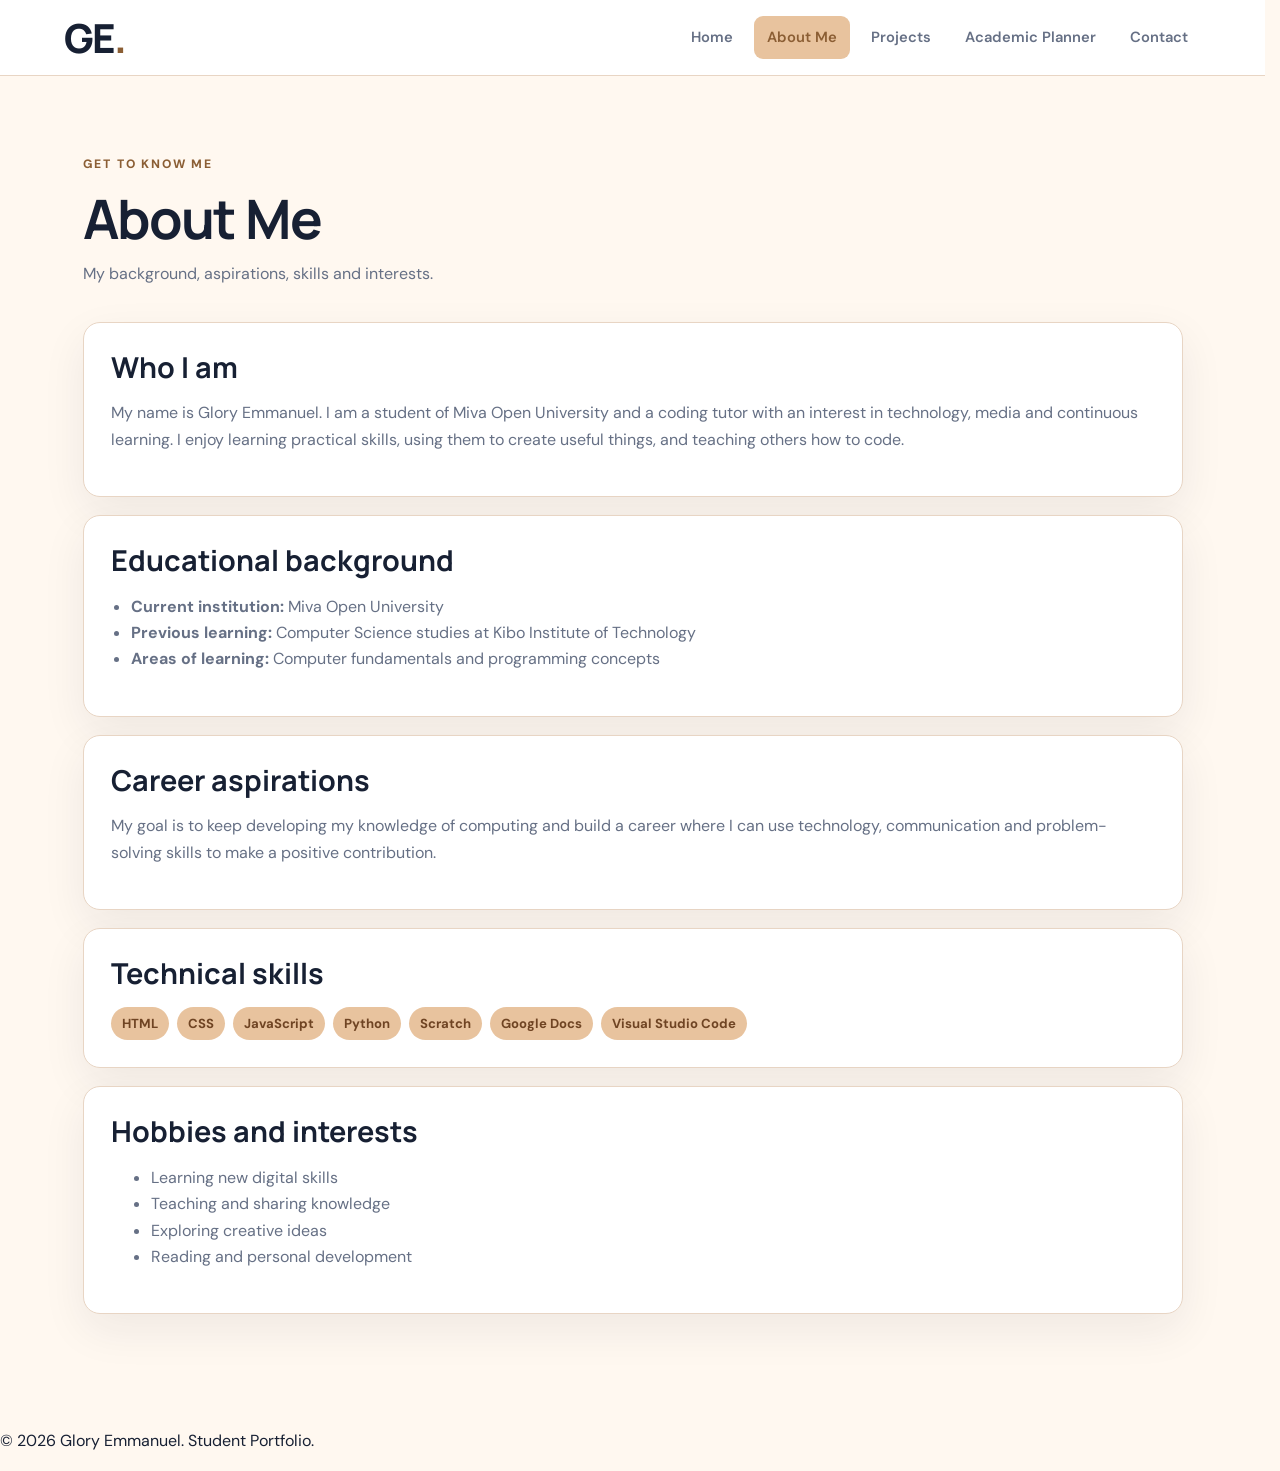
<file: about.html>
<!DOCTYPE html>
<html lang="en">
<head>
  <meta charset="UTF-8">
  <meta name="viewport" content="width=device-width, initial-scale=1.0">
  <meta name="description" content="About Glory Emmanuel: background, education, career aspirations, skills and interests.">
  <title>About Me | Glory Emmanuel</title>
  <link rel="stylesheet" href="style.css">
  <script src="main.js" defer></script>
</head>
<body>
  <header class="site-header">
    <a class="brand" href="index.html">GE<span>.</span></a>
    <button class="menu-toggle" aria-label="Toggle navigation" aria-expanded="false">☰</button>
    <nav class="site-nav" aria-label="Main navigation">
      <a href="index.html">Home</a>
      <a class="active" aria-current="page" href="about.html">About Me</a>
      <a href="projects.html">Projects</a>
      <a href="planner.html">Academic Planner</a>
      <a href="contact.html">Contact</a>
    </nav>
  </header>

  <main class="page-main">
    <section class="page-intro">
      <p class="eyebrow">GET TO KNOW ME</p>
      <h1>About Me</h1>
      <p>My background, aspirations, skills and interests.</p>
    </section>

    <section class="content-card">
      <h2>Who I am</h2>
      <p>My name is Glory Emmanuel. I am a student of Miva Open University and a coding tutor with an interest in technology, media and continuous learning. I enjoy learning practical skills, using them to create useful things, and teaching others how to code.</p>
    </section>

    <section class="content-card">
      <h2>Educational background</h2>
      <ul class="detail-list">
        <li><strong>Current institution:</strong> Miva Open University</li>
        <li><strong>Previous learning:</strong> Computer Science studies at Kibo Institute of Technology</li>
        <li><strong>Areas of learning:</strong> Computer fundamentals and programming concepts</li>
      </ul>
    </section>

    <section class="content-card">
      <h2>Career aspirations</h2>
      <p>My goal is to keep developing my knowledge of computing and build a career where I can use technology, communication and problem-solving skills to make a positive contribution.</p>
    </section>

    <section class="content-card">
      <h2>Technical skills</h2>
      <div class="tag-list">
        <span>HTML</span>
        <span>CSS</span>
        <span>JavaScript</span>
        <span>Python</span>
        <span>Scratch</span>
        <span>Google Docs</span>
        <span>Visual Studio Code</span>
      </div>
    </section>

    <section class="content-card">
      <h2>Hobbies and interests</h2>
      <ul>
        <li>Learning new digital skills</li>
        <li>Teaching and sharing knowledge</li>
        <li>Exploring creative ideas</li>
        <li>Reading and personal development</li>
      </ul>
    </section>
  </main>

  <footer class="site-footer"><p>© <span class="current-year"></span> Glory Emmanuel. Student Portfolio.</p></footer>
</body>
</html>
</file>
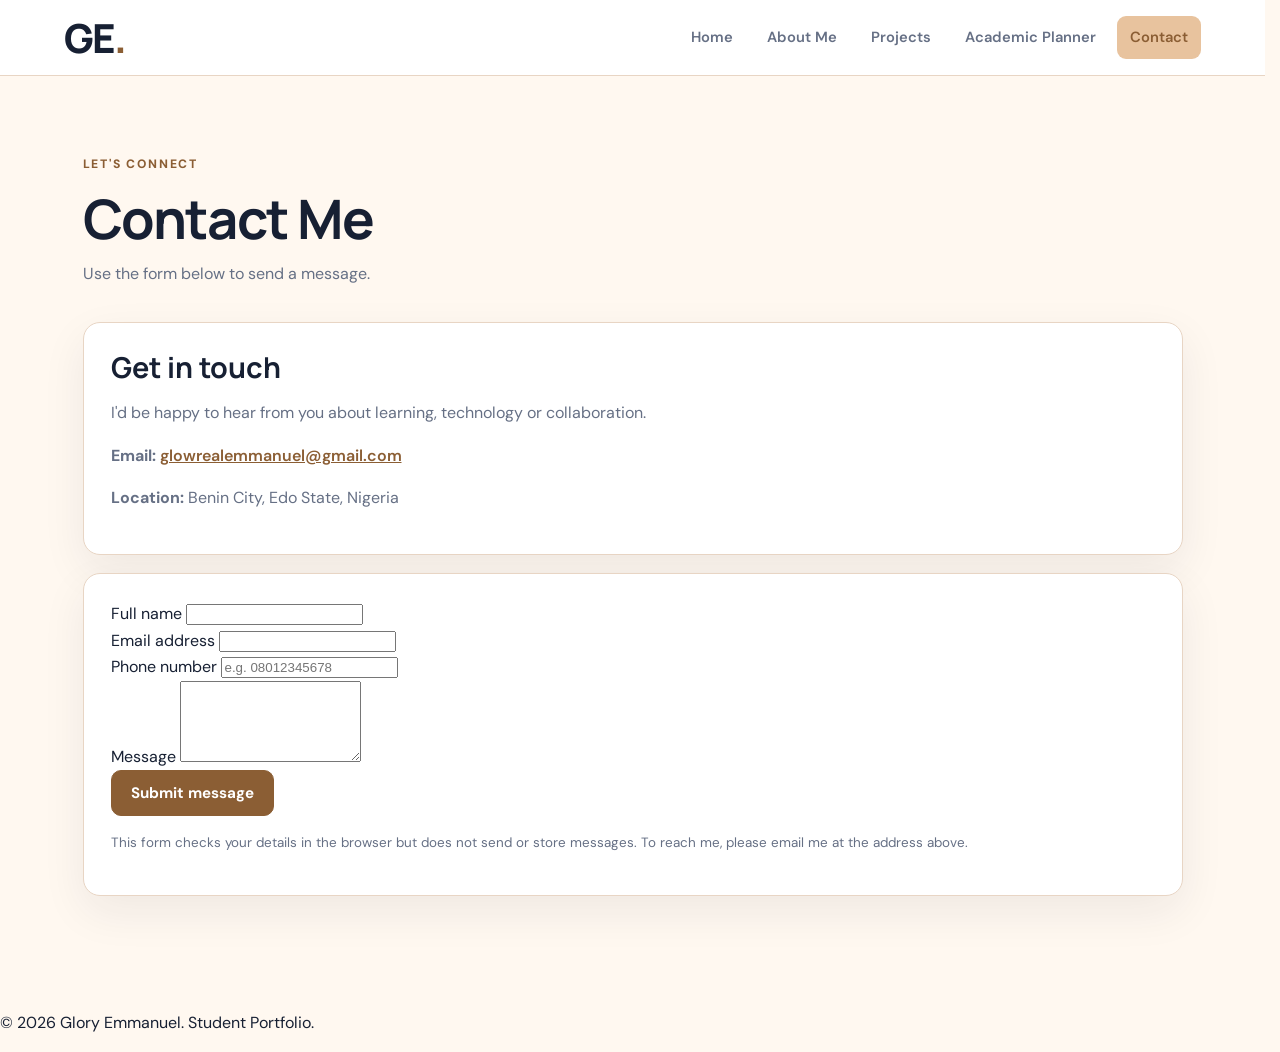
<file: contact.html>
<!DOCTYPE html>
<html lang="en">
<head>
  <meta charset="UTF-8">
  <meta name="viewport" content="width=device-width, initial-scale=1.0">
  <meta name="description" content="Contact Glory Emmanuel about learning, technology or collaboration.">
  <title>Contact | Glory Emmanuel</title>
  <link rel="stylesheet" href="style.css">
  <script src="main.js" defer></script>
  <script src="contact.js" defer></script>
</head>
<body>
  <header class="site-header">
    <a class="brand" href="index.html">GE<span>.</span></a>
    <button class="menu-toggle" aria-label="Toggle navigation" aria-expanded="false">☰</button>
    <nav class="site-nav" aria-label="Main navigation">
      <a href="index.html">Home</a>
      <a href="about.html">About Me</a>
      <a href="projects.html">Projects</a>
      <a href="planner.html">Academic Planner</a>
      <a class="active" aria-current="page" href="contact.html">Contact</a>
    </nav>
  </header>

  <main class="page-main">
    <section class="page-intro">
      <p class="eyebrow">LET'S CONNECT</p>
      <h1>Contact Me</h1>
      <p>Use the form below to send a message.</p>
    </section>

    <section class="contact-layout">
      <div class="content-card">
        <h2>Get in touch</h2>
        <p>I'd be happy to hear from you about learning, technology or collaboration.</p>
        <p><strong>Email:</strong> <a href="mailto:glowrealemmanuel@gmail.com">glowrealemmanuel@gmail.com</a></p>
        <p><strong>Location:</strong> Benin City, Edo State, Nigeria</p>
      </div>

      <form id="contact-form" class="content-card contact-form" novalidate>
        <div class="form-field">
          <label for="name">Full name</label>
          <input id="name" name="name" type="text" autocomplete="name" required aria-describedby="name-error">
          <small class="error" id="name-error"></small>
        </div>
        <div class="form-field">
          <label for="email">Email address</label>
          <input id="email" name="email" type="email" autocomplete="email" required aria-describedby="email-error">
          <small class="error" id="email-error"></small>
        </div>
        <div class="form-field">
          <label for="phone">Phone number</label>
          <input id="phone" name="phone" type="tel" inputmode="numeric" autocomplete="tel" placeholder="e.g. 08012345678" required aria-describedby="phone-error">
          <small class="error" id="phone-error"></small>
        </div>
        <div class="form-field">
          <label for="message">Message</label>
          <textarea id="message" name="message" rows="5" required aria-describedby="message-error"></textarea>
          <small class="error" id="message-error"></small>
        </div>
        <button class="button" type="submit">Submit message</button>
        <p id="form-feedback" class="form-feedback" aria-live="polite"></p>
        <p class="small-note">This form checks your details in the browser but does not send or store messages. To reach me, please email me at the address above.</p>
      </form>
    </section>
  </main>

  <footer class="site-footer"><p>© <span class="current-year"></span> Glory Emmanuel. Student Portfolio.</p></footer>
</body>
</html>
</file>
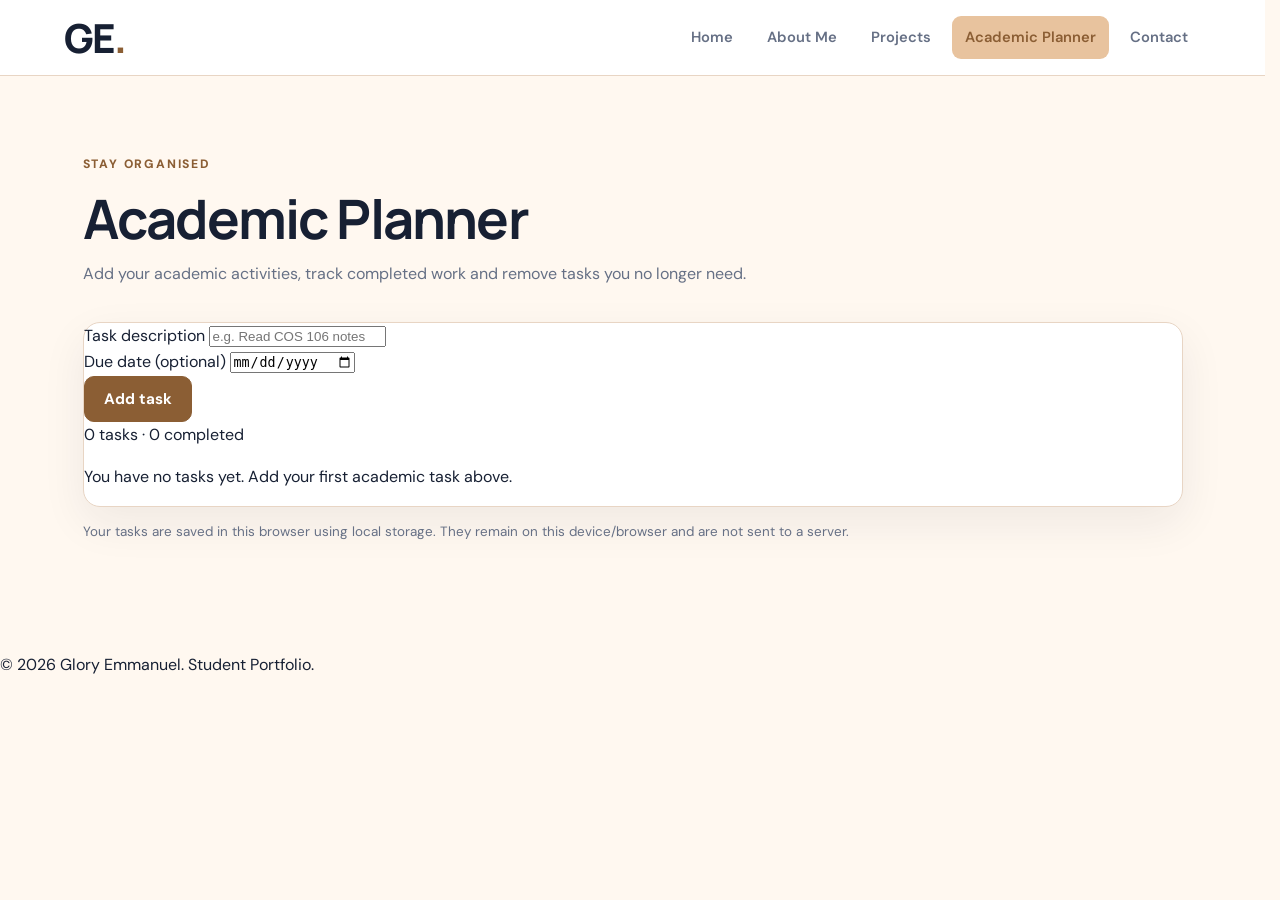
<file: planner.html>
<!DOCTYPE html>
<html lang="en">
<head>
  <meta charset="UTF-8">
  <meta name="viewport" content="width=device-width, initial-scale=1.0">
  <meta name="description" content="A simple academic planner to add, complete and delete study tasks. Tasks are saved in your browser.">
  <title>Academic Planner | Glory Emmanuel</title>
  <link rel="stylesheet" href="style.css">
  <script src="main.js" defer></script>
  <script src="planner.js" defer></script>
</head>
<body>
  <header class="site-header">
    <a class="brand" href="index.html">GE<span>.</span></a>
    <button class="menu-toggle" aria-label="Toggle navigation" aria-expanded="false">☰</button>
    <nav class="site-nav" aria-label="Main navigation">
      <a href="index.html">Home</a>
      <a href="about.html">About Me</a>
      <a href="projects.html">Projects</a>
      <a class="active" aria-current="page" href="planner.html">Academic Planner</a>
      <a href="contact.html">Contact</a>
    </nav>
  </header>

  <main class="page-main">
    <section class="page-intro">
      <p class="eyebrow">STAY ORGANISED</p>
      <h1>Academic Planner</h1>
      <p>Add your academic activities, track completed work and remove tasks you no longer need.</p>
    </section>

    <section class="planner-panel">
      <form id="task-form" class="task-form">
        <div class="form-field">
          <label for="task-input">Task description</label>
          <input id="task-input" type="text" placeholder="e.g. Read COS 106 notes" maxlength="120" autocomplete="off" required>
        </div>
        <div class="form-field">
          <label for="task-date">Due date (optional)</label>
          <input id="task-date" type="date" placeholder="YYYY-MM-DD">
        </div>
        <button class="button" type="submit">Add task</button>
      </form>

      <div class="planner-summary" role="status">
        <span id="task-count">0 tasks</span>
        <span aria-hidden="true">·</span>
        <span id="completed-count">0 completed</span>
      </div>

      <ul id="task-list" class="task-list" aria-live="polite"></ul>
      <p id="empty-message" class="empty-message">You have no tasks yet. Add your first academic task above.</p>
    </section>

    <p class="small-note">Your tasks are saved in this browser using local storage. They remain on this device/browser and are not sent to a server.</p>
  </main>

  <footer class="site-footer"><p>© <span class="current-year"></span> Glory Emmanuel. Student Portfolio.</p></footer>
</body>
</html>
</file>
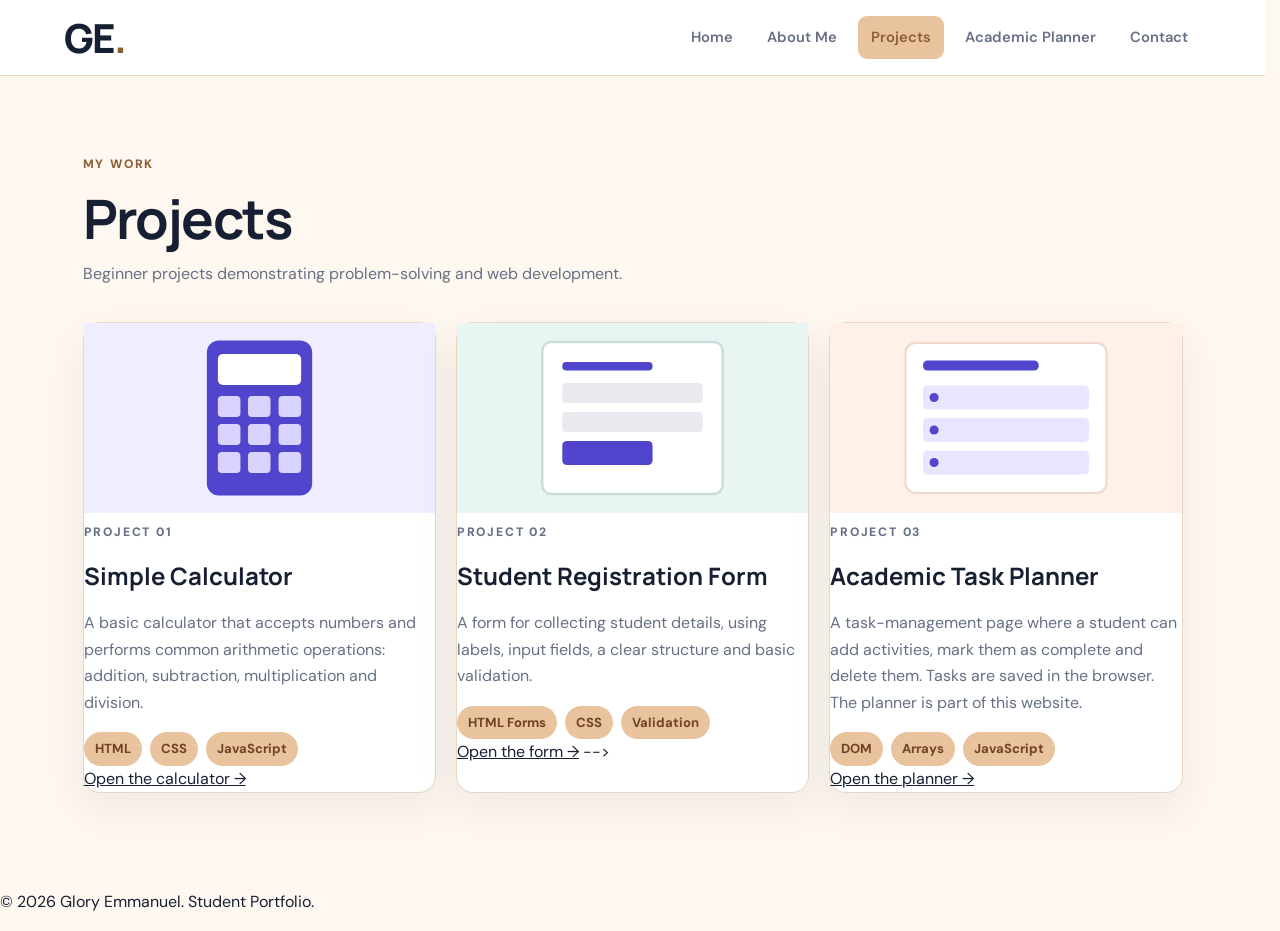
<file: projects.html>
<!DOCTYPE html>
<html lang="en">
<head>
  <meta charset="UTF-8">
  <meta name="viewport" content="width=device-width, initial-scale=1.0">
  <meta name="description" content="Beginner web development projects by Glory Emmanuel: a calculator, a registration form and an academic task planner.">
  <title>Projects | Glory Emmanuel</title>
  <link rel="stylesheet" href="style.css">
  <script src="main.js" defer></script>
</head>
<body>
  <header class="site-header">
    <a class="brand" href="index.html">GE<span>.</span></a>
    <button class="menu-toggle" aria-label="Toggle navigation" aria-expanded="false">☰</button>
    <nav class="site-nav" aria-label="Main navigation">
      <a href="index.html">Home</a>
      <a href="about.html">About Me</a>
      <a class="active" aria-current="page" href="projects.html">Projects</a>
      <a href="planner.html">Academic Planner</a>
      <a href="contact.html">Contact</a>
    </nav>
  </header>

  <main class="page-main">
    <section class="page-intro">
      <p class="eyebrow">MY WORK</p>
      <h1>Projects</h1>
      <p>Beginner projects demonstrating problem-solving and web development.</p>
    </section>

    <section class="project-grid">
      <article class="project-card">
        <img src="project-calculator.svg" alt="Illustration of a calculator">
        <div class="project-body">
          <p class="eyebrow">PROJECT 01</p>
          <h2>Simple Calculator</h2>
          <p>A basic calculator that accepts numbers and performs common arithmetic operations: addition, subtraction, multiplication and division.</p>
          <div class="tag-list"><span>HTML</span><span>CSS</span><span>JavaScript</span></div>
          <a href="calculator.html">Open the calculator →</a> 
        </div>
      </article>

      <article class="project-card">
        <img src="project-form.svg" alt="Illustration of a registration form">
        <div class="project-body">
          <p class="eyebrow">PROJECT 02 </p>
          <h2>Student Registration Form</h2>
          <p>A form for collecting student details, using labels, input fields, a clear structure and basic validation.</p>
          <div class="tag-list"><span>HTML Forms</span><span>CSS</span><span>Validation</span></div>
          <a class="text-link" href="registration.html">Open the form →</a> -->
        </div>
      </article>

      <article class="project-card">
        <img src="project-planner.svg" alt="Illustration of a task planner">
        <div class="project-body">
          <p class="eyebrow">PROJECT 03 </p>
          <h2>Academic Task Planner</h2>
          <p>A task-management page where a student can add activities, mark them as complete and delete them. Tasks are saved in the browser. The planner is part of this website.</p>
          <div class="tag-list"><span>DOM</span><span>Arrays</span><span>JavaScript</span></div>
          <a class="text-link" href="planner.html">Open the planner →</a>
        </div>
      </article>
    </section>
  </main>

  <footer class="site-footer"><p>© <span class="current-year"></span> Glory Emmanuel. Student Portfolio.</p></footer>
</body>
</html>
</file>
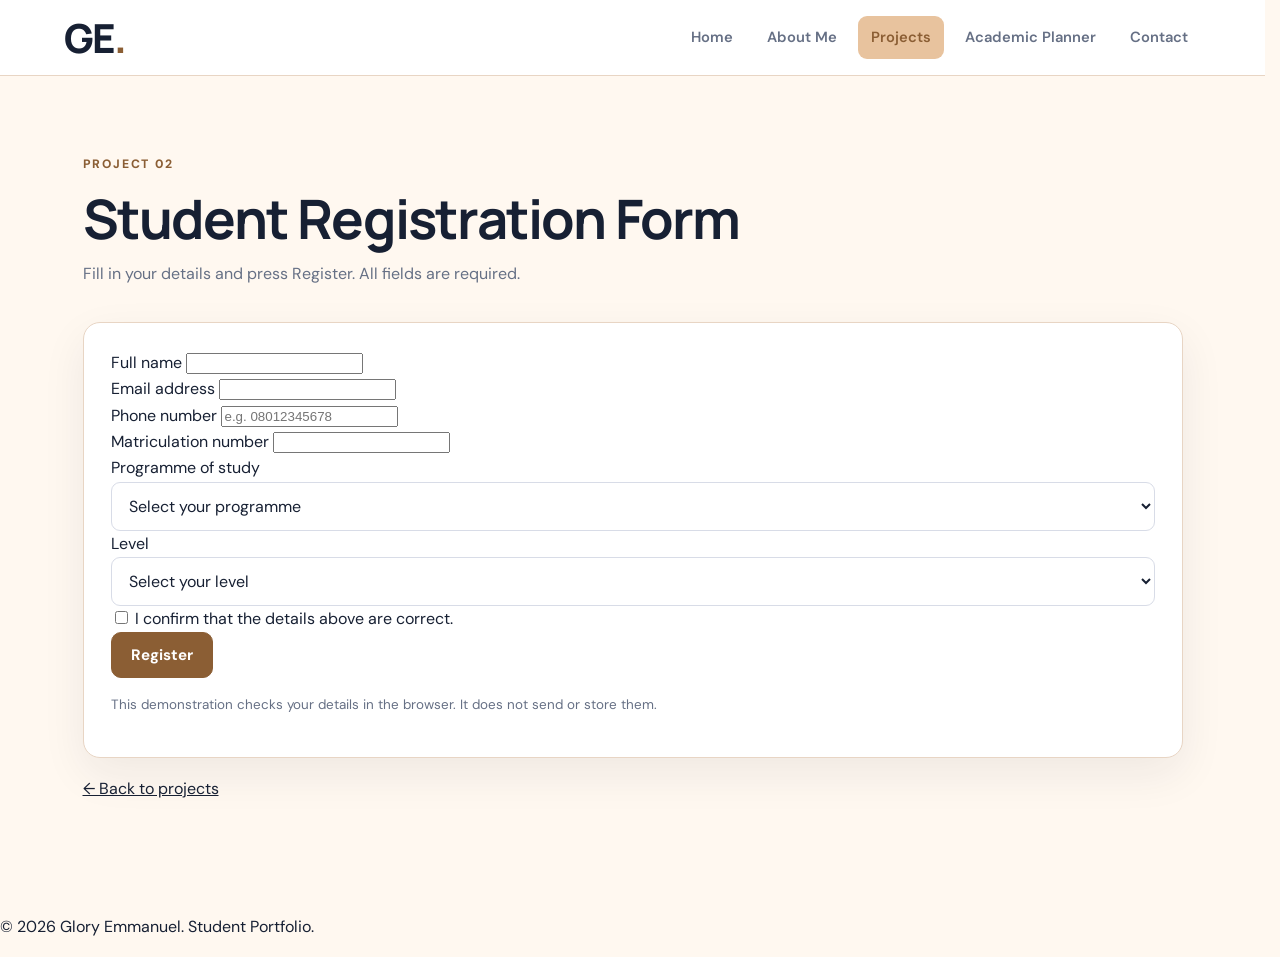
<file: registration.html>
<!DOCTYPE html>
<html lang="en">
<head>
  <meta charset="UTF-8">
  <meta name="viewport" content="width=device-width, initial-scale=1.0">
  <meta name="description" content="A student registration form with validation, built with HTML, CSS and JavaScript by Glory Emmanuel.">
  <title>Student Registration | Glory Emmanuel</title>
  <link rel="stylesheet" href="style.css">
  <script src="main.js" defer></script>
  <script src="registration.js" defer></script>
</head>
<body>
  <header class="site-header">
    <a class="brand" href="index.html">GE<span>.</span></a>
    <button class="menu-toggle" aria-label="Toggle navigation" aria-expanded="false">☰</button>
    <nav class="site-nav" aria-label="Main navigation">
      <a href="index.html">Home</a>
      <a href="about.html">About Me</a>
      <a class="active" aria-current="page" href="projects.html">Projects</a>
      <a href="planner.html">Academic Planner</a>
      <a href="contact.html">Contact</a>
    </nav>
  </header>

  <main class="page-main">
    <section class="page-intro">
      <p class="eyebrow">PROJECT 02</p>
      <h1>Student Registration Form</h1>
      <p>Fill in your details and press Register. All fields are required.</p>
    </section>

    <form id="registration-form" class="content-card registration-form" novalidate>
      <div class="form-field">
        <label for="fullname">Full name</label>
        <input id="fullname" name="fullname" type="text" autocomplete="name" required aria-describedby="fullname-error">
        <small class="error" id="fullname-error"></small>
      </div>

      <div class="form-field">
        <label for="email">Email address</label>
        <input id="email" name="email" type="email" autocomplete="email" required aria-describedby="email-error">
        <small class="error" id="email-error"></small>
      </div>

      <div class="form-field">
        <label for="phone">Phone number</label>
        <input id="phone" name="phone" type="tel" inputmode="numeric" autocomplete="tel" placeholder="e.g. 08012345678" required aria-describedby="phone-error">
        <small class="error" id="phone-error"></small>
      </div>

      <div class="form-field">
        <label for="matric">Matriculation number</label>
        <input id="matric" name="matric" type="text" autocomplete="off" required aria-describedby="matric-error">
        <small class="error" id="matric-error"></small>
      </div>

      <div class="form-field">
        <label for="programme">Programme of study</label>
        <select id="programme" name="programme" required aria-describedby="programme-error">
          <option value="">Select your programme</option>
          <option value="computer-science">Computer Science</option>
          <option value="software-engineering">Software Engineering</option>
          <option value="information-technology">Information Technology</option>
          <option value="other">Other</option>
        </select>
        <small class="error" id="programme-error"></small>
      </div>

      <div class="form-field">
        <label for="level">Level</label>
        <select id="level" name="level" required aria-describedby="level-error">
          <option value="">Select your level</option>
          <option value="100">100 Level</option>
          <option value="200">200 Level</option>
          <option value="300">300 Level</option>
          <option value="400">400 Level</option>
        </select>
        <small class="error" id="level-error"></small>
      </div>

      <div class="form-field checkbox-field">
        <input id="confirm" name="confirm" type="checkbox" aria-describedby="confirm-error">
        <label for="confirm">I confirm that the details above are correct.</label>
      </div>
      <small class="error" id="confirm-error"></small>

      <button class="button" type="submit">Register</button>
      <p id="form-feedback" class="form-feedback" aria-live="polite"></p>
      <p class="small-note">This demonstration checks your details in the browser. It does not send or store them.</p>
    </form>

    <p><a class="text-link" href="projects.html">← Back to projects</a></p>
  </main>

  <footer class="site-footer"><p>© <span class="current-year"></span> Glory Emmanuel. Student Portfolio.</p></footer>
</body>
</html>
</file>
<file: style.css>
@import url('https://fonts.googleapis.com/css2?family=DM+Sans:wght@400;500;600;700&family=Manrope:wght@500;600;700;800&display=swap');

:root {
  --ink: #172033;
  --muted: #667085;
  --primary: #8B5E34;
  --primary-dark: #6F4423;
  --accent: #E8C39E;
  --surface: #ffffff;
  --background: #FFF8F0;
  --border: #E8D5C4;
  --success: #16794b;
  --danger: #c0392b;
  --shadow: 0 16px 45px rgba(25, 32, 55, .07);
}
* { box-sizing: border-box; }
html { scroll-behavior: smooth; scrollbar-gutter: stable; }
img { max-width: 100%; height: auto; }
body { margin: 0; background: var(--background); color: var(--ink); font-family: 'DM Sans', Arial, sans-serif; line-height: 1.65; }
a { color: inherit; }
a:focus-visible, button:focus-visible, .button:focus-visible { outline: 3px solid var(--primary); outline-offset: 3px; }

/* Header */
.site-header { min-height: 76px; padding: 0 5vw; padding: 0 max(5vw, 22px); display: flex; align-items: center; justify-content: space-between; gap: 24px; background: #fff; border-bottom: 1px solid var(--border); position: sticky; top: 0; z-index: 10; }
.brand { font: 800 2.5rem 'Manrope', sans-serif; text-decoration: none; letter-spacing: -2px; }
.brand span, .hero h1 span { color: var(--primary); }
.site-nav { display: flex; align-items: center; gap: 8px; }
.site-nav a { text-decoration: none; color: var(--muted); padding: 9px 13px; border-radius: 9px; font-size: .92rem; font-weight: 600; }
.site-nav a:hover, .site-nav a.active { background: var(--accent); color: var(--primary); }
.menu-toggle { display: none; border: 0; background: transparent; font-size: 1.5rem; cursor: pointer; color: var(--ink); }

/* Sections and hero */
.section { padding: 76px 7vw; }
.hero { min-height: 560px; display: grid; grid-template-columns: 1.25fr .75fr; align-items: center; gap: 55px; background: linear-gradient(120deg, #fff 45%, #f0edff 100%); }
.eyebrow { color: var(--primary); font-size: .76rem; font-weight: 800; letter-spacing: 1.8px; margin: 0 0 12px; }
h1, h2, h3 { font-family: 'Manrope', sans-serif; line-height: 1.2; }
.hero h1 { font-size: 3.5rem; font-size: clamp(2.5rem, 5vw, 4.6rem); letter-spacing: 0; margin: 0 0 20px; max-width: 720px; }
.lead { color: var(--muted); font-size: 1.12rem; max-width: 610px; }
.button-row { display: flex; flex-wrap: wrap; gap: 12px; margin-top: 28px; }
.button { display: inline-flex; justify-content: center; align-items: center; border: 1px solid var(--primary); background: var(--primary); color: #fff; text-decoration: none; padding: 12px 19px; border-radius: 10px; font: 700 .95rem 'DM Sans', sans-serif; cursor: pointer; transition: transform .2s, background .2s; }
.button:hover { background: var(--primary-dark); transform: translateY(-2px); }
.button-outline { background: transparent; color: var(--primary); }
.button-outline:hover { color: #fff; }
.profile-frame { max-width: 350px; justify-self: center; text-align: center; }
.profile-frame img { width: 100%; max-width: 320px; display: block; margin: 0 auto; border-radius: 28px; box-shadow: var(--shadow); }
.profile-frame p { color: var(--muted); font-size: .9rem; }
.section-heading { margin-bottom: 24px; }
.section-heading h2, .content-card h2 { font-size: 1.8rem; margin: 0 0 12px; }
.soft-section { background: #f0effb; }
.narrow-copy { max-width: 760px; color: var(--muted); }

/* Cards */
.feature-grid { display: grid; grid-template-columns: repeat(3, 1fr); gap: 18px; margin-top: 30px; }
.feature-card, .content-card, .project-card, .planner-panel { background: var(--surface); border: 1px solid var(--border); border-radius: 17px; box-shadow: var(--shadow); }
.feature-card { padding: 25px; }
.feature-icon { color: var(--primary); font-size: 1.5rem; }
.feature-card h3 { margin: 12px 0 6px; }
.feature-card p, .project-card p { color: var(--muted); margin-bottom: 0; }
.table-wrap { overflow-x: auto; background: white; border: 1px solid var(--border); border-radius: 14px; }
table { width: 100%; border-collapse: collapse; min-width: 480px; }
th, td { padding: 15px 18px; text-align: left; border-bottom: 1px solid var(--border); }
th { background: var(--accent); color: var(--primary-dark); }
tr:last-child td { border-bottom: 0; }
audio { width: 100%; max-width: 560px; }
.small-note { font-size: .84rem; color: var(--muted); }

/* Inner pages */
.page-main { width: 90%; max-width: 1100px; margin: 0 auto; padding: 48px 0 80px; }
.page-intro { padding: 30px 0 34px; }
.page-intro h1 { font-size: 2.6rem; font-size: clamp(2.2rem, 5vw, 3.4rem); margin: 0 0 10px; letter-spacing: -1.8px; }
.page-intro p:last-child { color: var(--muted); margin: 0; }
.content-card { padding: 27px; margin-bottom: 18px; }
.content-card p, .content-card li { color: var(--muted); }
.content-card a { color: var(--primary); font-weight: 600; }
.detail-list { padding-left: 20px; }
.tag-list { display: flex; flex-wrap: wrap; gap: 8px; margin-top: 16px; }
.tag-list span { background: var(--accent); color: var(--primary-dark); padding: 6px 11px; border-radius: 30px; font-size: .82rem; font-weight: 700; }
.project-grid { display: grid; grid-template-columns: repeat(3, 1fr); gap: 20px; }
.project-card { overflow: }

/* Calculator */
select {
  width: 100%;
  border: 1px solid #d8dce7;
  background: #fff;
  border-radius: 9px;
  padding: 12px 13px;
  color: var(--ink);
  font: inherit;
}
select:focus {
  outline: 3px solid #e4e0ff;
  border-color: var(--primary);
}

#calc-form {
  display: flex;
  flex-wrap: wrap;
  align-items: flex-end;
  max-width: 760px;
}
#calc-form .form-field {
  flex: 1 1 180px;
  margin-right: 14px;
}
#calc-form .button {
  margin-bottom: 15px;
}

#calc-result {
  font-size: 1.5rem;
  min-height: 2.4rem;
  margin: 12px 0 0;
}

@media (max-width: 600px) {
  #calc-form .form-field { margin-right: 0; }
  #calc-form .button { width: 100%; }
}
/* Multimedia */
.media-block { margin-top: 28px; }
audio { width: 100%; max-width: 560px; }
.media-transcript { margin-top: 24px; max-width: 760px; }
.media-transcript summary { cursor: pointer; font-weight: 700; color: var(--primary); }
.media-transcript p { color: var(--muted); }
</file>
